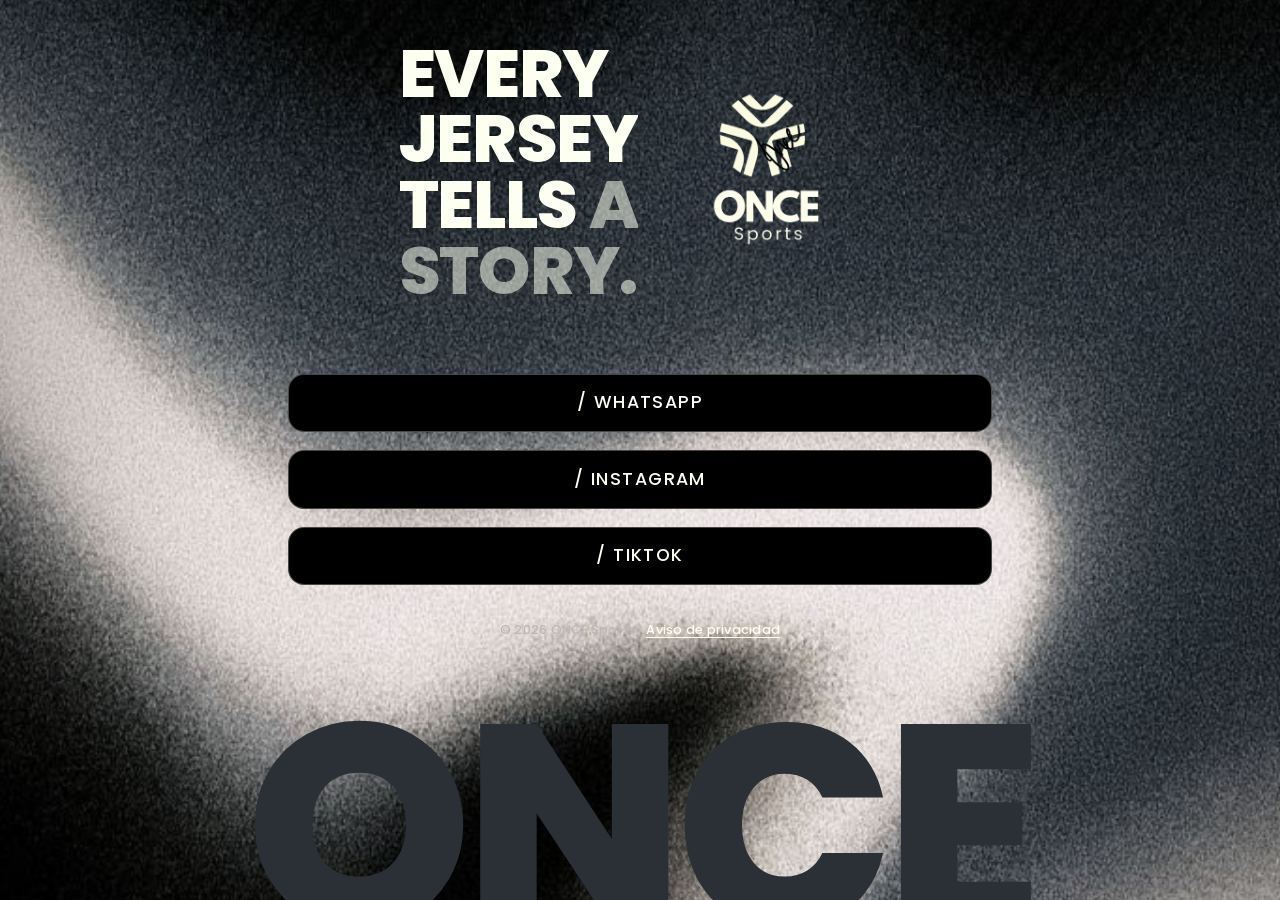
<file: index.html>
<!DOCTYPE html>
<html lang="es">
<head>
  <meta charset="UTF-8">
  <meta name="viewport" content="width=device-width, initial-scale=1">
  <title>ONCE Sports | Todos nuestros enlaces</title>
  <meta name="description" content="Todos los enlaces de ONCE Sports en un solo lugar: tienda online, WhatsApp, Instagram y TikTok.">
  <meta name="theme-color" content="#0b0c0e">
  <link rel="canonical" href="https://humbertojlp.github.io/LinkTree_Once/">

  <!-- Open Graph -->
  <meta property="og:type" content="website">
  <meta property="og:site_name" content="ONCE Sports">
  <meta property="og:title" content="ONCE Sports | Todos nuestros enlaces">
  <meta property="og:description" content="Todos los enlaces de ONCE Sports en un solo lugar: tienda online, WhatsApp, Instagram y TikTok.">
  <meta property="og:url" content="https://humbertojlp.github.io/LinkTree_Once/">
  <meta property="og:image" content="https://humbertojlp.github.io/LinkTree_Once/assets/img/og-image.png">
  <meta property="og:image:type" content="image/png">
  <meta property="og:image:width" content="1200">
  <meta property="og:image:height" content="630">
  <meta property="og:image:alt" content="ONCE Sports">
  <meta property="og:locale" content="es_BO">

  <!-- Twitter -->
  <meta name="twitter:card" content="summary_large_image">
  <meta name="twitter:title" content="ONCE Sports | Todos nuestros enlaces">
  <meta name="twitter:description" content="Todos los enlaces de ONCE Sports en un solo lugar: tienda online, WhatsApp, Instagram y TikTok.">
  <meta name="twitter:image" content="https://humbertojlp.github.io/LinkTree_Once/assets/img/og-image.png">
  <meta name="twitter:image:alt" content="ONCE Sports">

  <!-- Iconos y PWA -->
  <link rel="icon" href="favicon.ico" sizes="any">
  <link rel="icon" type="image/png" sizes="192x192" href="assets/icons/icon-192.png">
  <link rel="apple-touch-icon" sizes="180x180" href="assets/icons/apple-touch-icon.png">
  <link rel="manifest" href="manifest.webmanifest">

  <!-- Fuentes: preload del peso 800 (usado en el titular) -->
  <link rel="preload" href="assets/fonts/poppins-800.woff2" as="font" type="font/woff2" crossorigin>

  <link rel="stylesheet" href="css/base.css">
  <link rel="stylesheet" href="css/themes/default.css">
</head>
<body>
  <main class="page">
    <div class="panel">
      <header class="masthead">
        <h1 class="masthead__title">
          <span class="masthead__line"><span class="masthead__line-inner">EVERY</span></span>
          <span class="masthead__line"><span class="masthead__line-inner">JERSEY</span></span>
          <span class="masthead__line"><span class="masthead__line-inner">TELLS <span class="masthead__title--accent">A</span></span></span>
          <span class="masthead__line"><span class="masthead__line-inner masthead__title--accent">STORY.</span></span>
        </h1>
        <img class="masthead__logo" src="assets/img/logo.png" alt="ONCE Sports" width="208" height="208">
      </header>

      <nav id="links" aria-label="Enlaces">
        <noscript>
          <a class="btn btn--secondary" href="https://wa.me/59157393927?text=Hola%20ONCE%20Sports%2C%20quiero%20m%C3%A1s%20informaci%C3%B3n" target="_blank" rel="noopener noreferrer">WhatsApp</a>
          <a class="btn btn--secondary" href="https://www.instagram.com/oncesports.bol/" target="_blank" rel="noopener noreferrer">Instagram</a>
          <a class="btn btn--secondary" href="https://www.tiktok.com/@once.sports" target="_blank" rel="noopener noreferrer">TikTok</a>
        </noscript>
      </nav>

      <footer class="footer">
        <p>© 2026 ONCE Sports · <a href="privacidad.html">Aviso de privacidad</a></p>
      </footer>
    </div>

    <div class="once-giant" aria-hidden="true">ONCE</div>
  </main>

  <script type="module" src="js/app.js"></script>
</body>
</html>
</file>
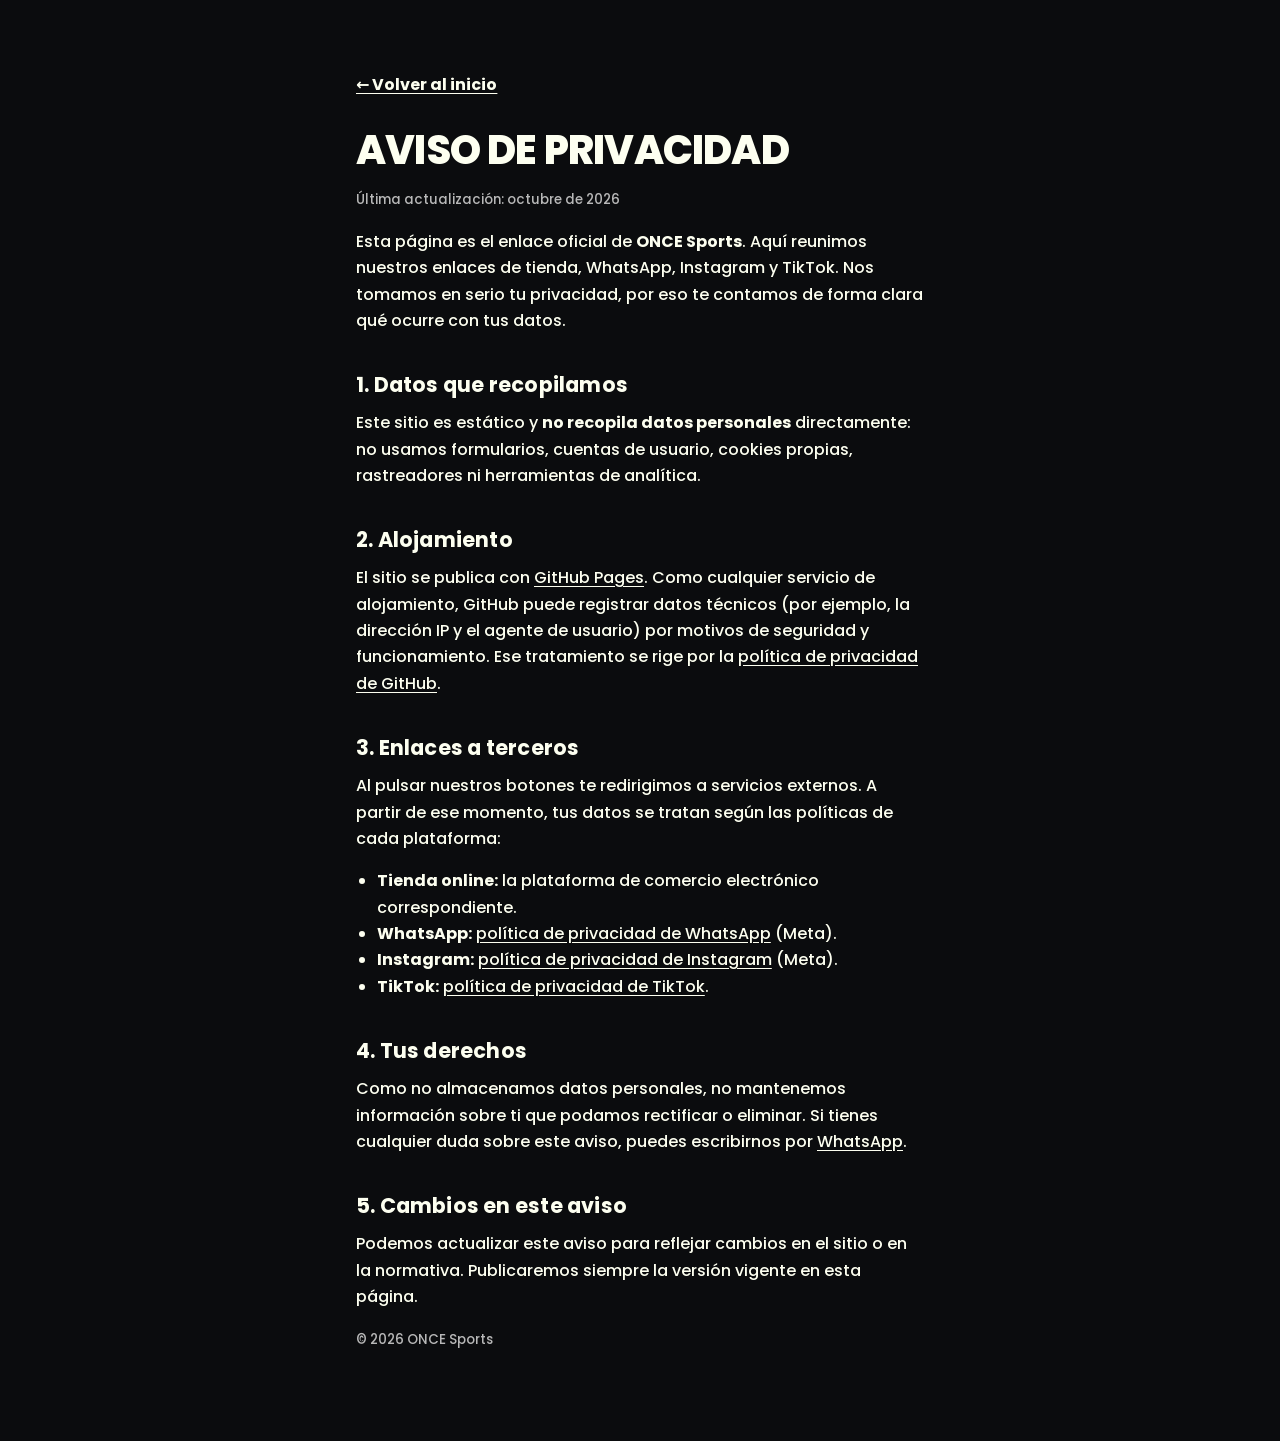
<file: privacidad.html>
<!DOCTYPE html>
<html lang="es">
<head>
  <meta charset="UTF-8">
  <meta name="viewport" content="width=device-width, initial-scale=1">
  <title>Aviso de privacidad | ONCE Sports</title>
  <meta name="description" content="Aviso de privacidad de ONCE Sports: qué datos tratamos y qué ocurre al usar nuestros enlaces.">
  <meta name="theme-color" content="#0b0c0e">
  <meta name="robots" content="index, follow">
  <link rel="canonical" href="https://humbertojlp.github.io/LinkTree_Once/privacidad.html">
  <link rel="icon" href="favicon.ico" sizes="any">
  <link rel="icon" type="image/png" sizes="192x192" href="assets/icons/icon-192.png">
  <link rel="stylesheet" href="css/base.css">
  <link rel="stylesheet" href="css/themes/default.css">
</head>
<body>
  <main class="legal">
    <a class="legal__back" href="index.html">← Volver al inicio</a>

    <h1>Aviso de privacidad</h1>
    <p><small>Última actualización: octubre de 2026</small></p>

    <p>
      Esta página es el enlace oficial de <strong>ONCE Sports</strong>. Aquí reunimos
      nuestros enlaces de tienda, WhatsApp, Instagram y TikTok. Nos tomamos en serio
      tu privacidad, por eso te contamos de forma clara qué ocurre con tus datos.
    </p>

    <h2>1. Datos que recopilamos</h2>
    <p>
      Este sitio es estático y <strong>no recopila datos personales</strong> directamente:
      no usamos formularios, cuentas de usuario, cookies propias, rastreadores ni
      herramientas de analítica.
    </p>

    <h2>2. Alojamiento</h2>
    <p>
      El sitio se publica con <a href="https://pages.github.com/" target="_blank" rel="noopener noreferrer">GitHub Pages</a>.
      Como cualquier servicio de alojamiento, GitHub puede registrar datos técnicos
      (por ejemplo, la dirección IP y el agente de usuario) por motivos de seguridad y
      funcionamiento. Ese tratamiento se rige por la
      <a href="https://docs.github.com/es/site-policy/privacy-policies/github-general-privacy-statement" target="_blank" rel="noopener noreferrer">política de privacidad de GitHub</a>.
    </p>

    <h2>3. Enlaces a terceros</h2>
    <p>
      Al pulsar nuestros botones te redirigimos a servicios externos. A partir de ese
      momento, tus datos se tratan según las políticas de cada plataforma:
    </p>
    <ul>
      <li><strong>Tienda online:</strong> la plataforma de comercio electrónico correspondiente.</li>
      <li><strong>WhatsApp:</strong> <a href="https://www.whatsapp.com/legal/privacy-policy" target="_blank" rel="noopener noreferrer">política de privacidad de WhatsApp</a> (Meta).</li>
      <li><strong>Instagram:</strong> <a href="https://privacycenter.instagram.com/policy" target="_blank" rel="noopener noreferrer">política de privacidad de Instagram</a> (Meta).</li>
      <li><strong>TikTok:</strong> <a href="https://www.tiktok.com/legal/privacy-policy" target="_blank" rel="noopener noreferrer">política de privacidad de TikTok</a>.</li>
    </ul>

    <h2>4. Tus derechos</h2>
    <p>
      Como no almacenamos datos personales, no mantenemos información sobre ti que
      podamos rectificar o eliminar. Si tienes cualquier duda sobre este aviso, puedes
      escribirnos por <a href="https://wa.me/59157393927" target="_blank" rel="noopener noreferrer">WhatsApp</a>.
    </p>

    <h2>5. Cambios en este aviso</h2>
    <p>
      Podemos actualizar este aviso para reflejar cambios en el sitio o en la normativa.
      Publicaremos siempre la versión vigente en esta página.
    </p>

    <p><small>© 2026 ONCE Sports</small></p>
  </main>
</body>
</html>
</file>
<file: css/base.css>
/* ==========================================================================
   ONCE Sports — base.css
   Reset, layout y componentes (solo usando variables del tema)
   Mobile first: estilos base sin media queries, ajustes con min-width
   ========================================================================== */

/* --------------------------------------------------------------------------
   Reset
   -------------------------------------------------------------------------- */

*,
*::before,
*::after {
  box-sizing: border-box;
}

* {
  margin: 0;
}

html {
  -webkit-text-size-adjust: 100%;
  background-color: var(--color-bg-dark);
}

body {
  min-height: 100vh;
  min-height: 100dvh;
  font-family: var(--font-main);
  font-weight: 500;
  background-color: var(--color-bg-dark);
  color: var(--color-cream);
  -webkit-font-smoothing: antialiased;
  -moz-osx-font-smoothing: grayscale;
}

img,
svg {
  display: block;
  max-width: 100%;
}

/* --------------------------------------------------------------------------
   Página (móvil: pantalla completa vertical / ordenador: pantalla completa)
   -------------------------------------------------------------------------- */

.page {
  position: relative;
  display: flex;
  flex-direction: column;
  min-height: 100vh;
  min-height: 100dvh;
  overflow: hidden;
  background-color: var(--color-bg-dark);
}

@supports not (height: 100dvh) {
  html,
  body {
    height: 100%;
  }

  body {
    min-height: 100%;
  }

  .page {
    min-height: 100%;
  }
}

.page::before {
  content: "";
  position: fixed;
  top: -4%;
  right: -4%;
  bottom: -4%;
  left: -4%;
  z-index: 0;
  background-image: url("../assets/img/bg.jpg");
  background-size: cover;
  background-position: center;
  background-repeat: no-repeat;
  pointer-events: none;
  will-change: transform;
  animation: ken-burns 45s var(--ease-in-out) infinite alternate;
}

/* --------------------------------------------------------------------------
   Panel central: header (logo + titular) encima de los botones
   -------------------------------------------------------------------------- */

.panel {
  display: flex;
  flex: 1;
  flex-direction: column;
  align-items: center;
  justify-content: center;
  gap: var(--page-padding);
  width: 100%;
}

/* --------------------------------------------------------------------------
   Header: titular + logo
   -------------------------------------------------------------------------- */

.masthead {
  position: relative;
  z-index: 2;
  display: flex;
  align-items: center;
  justify-content: center;
  gap: 0.5rem;
  padding: var(--page-padding);
}

.masthead__title {
  font-size: var(--title-size);
  font-weight: 800;
  line-height: 0.9;
  letter-spacing: -0.02em;
  text-transform: uppercase;
  color: var(--color-cream);
}

.masthead__line {
  display: block;
  overflow: hidden;
  padding-block: 0.08em;
  margin-block: -0.08em;
}

.masthead__line-inner {
  display: block;
  animation: line-reveal var(--dur-title) var(--ease-out) backwards;
}

.masthead__line:nth-child(1) .masthead__line-inner {
  animation-delay: 0ms;
}

.masthead__line:nth-child(2) .masthead__line-inner {
  animation-delay: 70ms;
}

.masthead__line:nth-child(3) .masthead__line-inner {
  animation-delay: 140ms;
}

.masthead__line:nth-child(4) .masthead__line-inner {
  animation-delay: 210ms;
}

.masthead__title--accent {
  color: var(--color-cream-muted);
}

.masthead__logo {
  flex: 0 0 auto;
  width: var(--logo-size);
  height: auto;
  animation: logo-in var(--dur-logo) var(--ease-out) 250ms backwards;
}

/* --------------------------------------------------------------------------
   Zona de enlaces (botones: fase 3)
   -------------------------------------------------------------------------- */

#links {
  position: relative;
  z-index: 2;
  display: flex;
  flex-direction: column;
  justify-content: center;
  gap: var(--button-gap);
  width: var(--content-width);
  margin-inline: auto;
}

/* --------------------------------------------------------------------------
   Botones
   -------------------------------------------------------------------------- */

.btn {
  position: relative;
  display: flex;
  align-items: center;
  justify-content: center;
  width: 100%;
  overflow: hidden;
  min-height: var(--button-height);
  padding: 0.75rem 1.25rem;
  border-radius: var(--radius-button);
  font-family: var(--font-main);
  font-size: var(--btn-font);
  line-height: 1.2;
  text-transform: uppercase;
  text-decoration: none;
  letter-spacing: var(--btn-tracking);
  transition: transform 200ms var(--ease-out),
    background-color 200ms var(--ease-out), box-shadow 200ms var(--ease-out),
    color 200ms var(--ease-out);
  animation: btn-in var(--dur-btn) var(--ease-out) backwards;
}

#links .btn:nth-child(1) {
  animation-delay: 350ms;
}

#links .btn:nth-child(2) {
  animation-delay: 415ms;
}

#links .btn:nth-child(3) {
  animation-delay: 480ms;
}

#links .btn:nth-child(4) {
  animation-delay: 545ms;
}

.btn--primary {
  background-color: var(--btn-primary-bg);
  color: var(--btn-primary-text);
  font-weight: 700;
  box-shadow: 0 6px 16px rgba(0, 0, 0, 0.25);
}

.btn--secondary {
  border: 1px solid var(--btn-secondary-border);
  background-color: var(--btn-secondary-bg);
  color: var(--btn-secondary-text);
  font-weight: 500;
}

.btn--secondary::before {
  content: "/\00a0";
  display: inline-block;
  transition: transform 200ms var(--ease-out);
}

.btn:hover {
  transform: translateY(-2px);
}

.btn--secondary:hover::before {
  transform: translateX(4px);
}

.btn--primary:hover {
  box-shadow: 0 10px 22px rgba(0, 0, 0, 0.3);
}

.btn:active {
  transform: translateY(0) scale(0.985);
}

.btn:focus-visible {
  outline: 3px solid var(--color-cream);
  outline-offset: 3px;
}

/* Barrido de brillo en el botón destacado */
.btn--primary::after {
  content: "";
  position: absolute;
  top: 0;
  bottom: 0;
  left: -60%;
  width: 45%;
  background: linear-gradient(
    100deg,
    transparent,
    rgba(255, 255, 255, 0.6),
    transparent
  );
  transform: skewX(-20deg);
  pointer-events: none;
}

.btn--primary:hover::after {
  animation: btn-sheen 700ms var(--ease-out);
}

@keyframes btn-in {
  from {
    opacity: 0;
    transform: translateY(14px);
  }
}

@keyframes btn-sheen {
  from {
    transform: translateX(0) skewX(-20deg);
  }
  to {
    transform: translateX(360%) skewX(-20deg);
  }
}

@keyframes line-reveal {
  from {
    transform: translateY(115%);
  }
}

@keyframes logo-in {
  from {
    opacity: 0;
    transform: scale(0.96) translateY(6px);
  }
}

@keyframes giant-in {
  from {
    opacity: 0;
    transform: translateY(14%);
  }
}

@keyframes fade-in {
  from {
    opacity: 0;
  }
}

@keyframes ken-burns {
  from {
    transform: scale(1.02) translate(0, 0);
  }
  to {
    transform: scale(1.08) translate(-1.5%, -1%);
  }
}

@media (prefers-reduced-motion: reduce) {
  *,
  *::before,
  *::after {
    animation: none;
    transition: none;
  }
}

/* --------------------------------------------------------------------------
   "ONCE" gigante decorativo
   -------------------------------------------------------------------------- */

.once-giant {
  position: relative;
  z-index: 1;
  align-self: center;
  margin-top: var(--page-padding);
  margin-bottom: -0.12em;
  font-size: var(--giant-size);
  font-weight: 800;
  line-height: 0.75;
  letter-spacing: -0.03em;
  text-transform: uppercase;
  color: var(--color-slate);
  pointer-events: none;
  user-select: none;
  animation: giant-in var(--dur-giant) var(--ease-out) 600ms backwards;
}

/* --------------------------------------------------------------------------
   Pie de página
   -------------------------------------------------------------------------- */

.footer {
  position: relative;
  z-index: 2;
  padding: 0 var(--page-padding) var(--page-padding);
  font-size: 0.8rem;
  letter-spacing: 0.02em;
  text-align: center;
  color: var(--color-bg-light);
  animation: fade-in var(--dur-fade) var(--ease-out) 750ms backwards;
}

.footer a {
  color: var(--color-cream);
  text-underline-offset: 3px;
}

/* --------------------------------------------------------------------------
   Página legal (aviso de privacidad)
   -------------------------------------------------------------------------- */

.legal {
  max-width: 64ch;
  margin-inline: auto;
  padding: clamp(2rem, 8vh, 5rem) var(--page-padding);
  font-weight: 500;
  line-height: 1.65;
  color: var(--color-cream);
}

.legal__back {
  display: inline-block;
  margin-bottom: 2rem;
  font-weight: 700;
  color: var(--color-cream);
  text-underline-offset: 3px;
}

.legal h1 {
  margin-bottom: 0.4em;
  font-size: clamp(1.75rem, 6vw, 2.5rem);
  font-weight: 800;
  line-height: 1;
  letter-spacing: -0.02em;
  text-transform: uppercase;
}

.legal h2 {
  margin: 1.6em 0 0.4em;
  font-size: clamp(1.05rem, 3.5vw, 1.3rem);
  font-weight: 700;
  letter-spacing: 0.01em;
}

.legal p,
.legal ul {
  margin-bottom: 1em;
}

.legal ul {
  padding-left: 1.3em;
}

.legal a {
  color: var(--color-cream);
  text-underline-offset: 3px;
}

.legal small {
  color: var(--color-bg-light);
}

/* --------------------------------------------------------------------------
   Responsive (pantallas grandes)
   -------------------------------------------------------------------------- */

@media (min-width: 768px) {
  #links {
    width: var(--content-max);
    max-width: 90%;
  }
}
</file>
<file: css/themes/default.css>
/* ==========================================================================
   ONCE Sports — themes/default.css
   Solo tokens de diseño, @font-face y valores visuales.
   ========================================================================== */

/* --------------------------------------------------------------------------
   Fuentes (Poppins 500 / 700 / 800)
   -------------------------------------------------------------------------- */

@font-face {
  font-family: "Poppins";
  src: url("../../assets/fonts/poppins-500.woff2") format("woff2");
  font-weight: 500;
  font-style: normal;
  font-display: swap;
}

@font-face {
  font-family: "Poppins";
  src: url("../../assets/fonts/poppins-700.woff2") format("woff2");
  font-weight: 700;
  font-style: normal;
  font-display: swap;
}

@font-face {
  font-family: "Poppins";
  src: url("../../assets/fonts/poppins-800.woff2") format("woff2");
  font-weight: 800;
  font-style: normal;
  font-display: swap;
}

/* --------------------------------------------------------------------------
   Tokens
   -------------------------------------------------------------------------- */

:root {
  /* Colores */
  --color-cream: #fdfff0;
  --color-black: #000000;
  --color-ink: #0a0a0a;
  --color-slate: #2b3036;
  --color-bg-dark: #0b0c0e;
  --color-bg-light: #b8b8b8;
  --color-cream-muted: rgba(253, 255, 240, 0.55);

  /* Tipografía */
  --font-main: "Poppins", system-ui, sans-serif;

  /* Layout */
  --radius-button: 16px;
  --button-height: 48px;
  --button-gap: 14px;
  --content-width: 80%;
  --content-max: 34rem;
  --page-padding: clamp(1.25rem, 6vw, 2.5rem);

  /* Botones */
  --btn-primary-bg: var(--color-cream);
  --btn-primary-text: var(--color-ink);
  --btn-secondary-bg: var(--color-black);
  --btn-secondary-text: var(--color-cream);
  --btn-secondary-border: rgba(253, 255, 240, 0.28);
  --btn-tracking: 0.08em;
  --btn-font: 0.95rem;

  /* Valores visuales (vw = ancho de la columna .page) */
  --title-size: clamp(1.75rem, 9vw, 3.5rem);
  --logo-size: calc(var(--title-size) * 5.5);
  --giant-size: 38vw;

  /* Animaciones */
  --ease-out: cubic-bezier(0.16, 1, 0.3, 1);
  --ease-in-out: cubic-bezier(0.45, 0, 0.55, 1);
  --dur-title: 700ms;
  --dur-logo: 800ms;
  --dur-btn: 550ms;
  --dur-giant: 1000ms;
  --dur-fade: 700ms;
}

/* --------------------------------------------------------------------------
   Modo ordenador (pantalla completa)
   -------------------------------------------------------------------------- */

@media (min-width: 768px) {
  :root {
    --page-padding: clamp(2rem, 4vh, 4rem);
    --title-size: clamp(3rem, 5.25vw, 8rem);
    --logo-size: calc(var(--title-size) * 3.5);
    --giant-size: min(38vw, 32vh);
    --button-height: clamp(3.5rem, 6.5vh, 5rem);
    --button-gap: clamp(1rem, 2vh, 1.5rem);
    --content-max: 44rem;
    --btn-font: clamp(1.1rem, 1.8vh, 1.4rem);
  }
}
</file>
